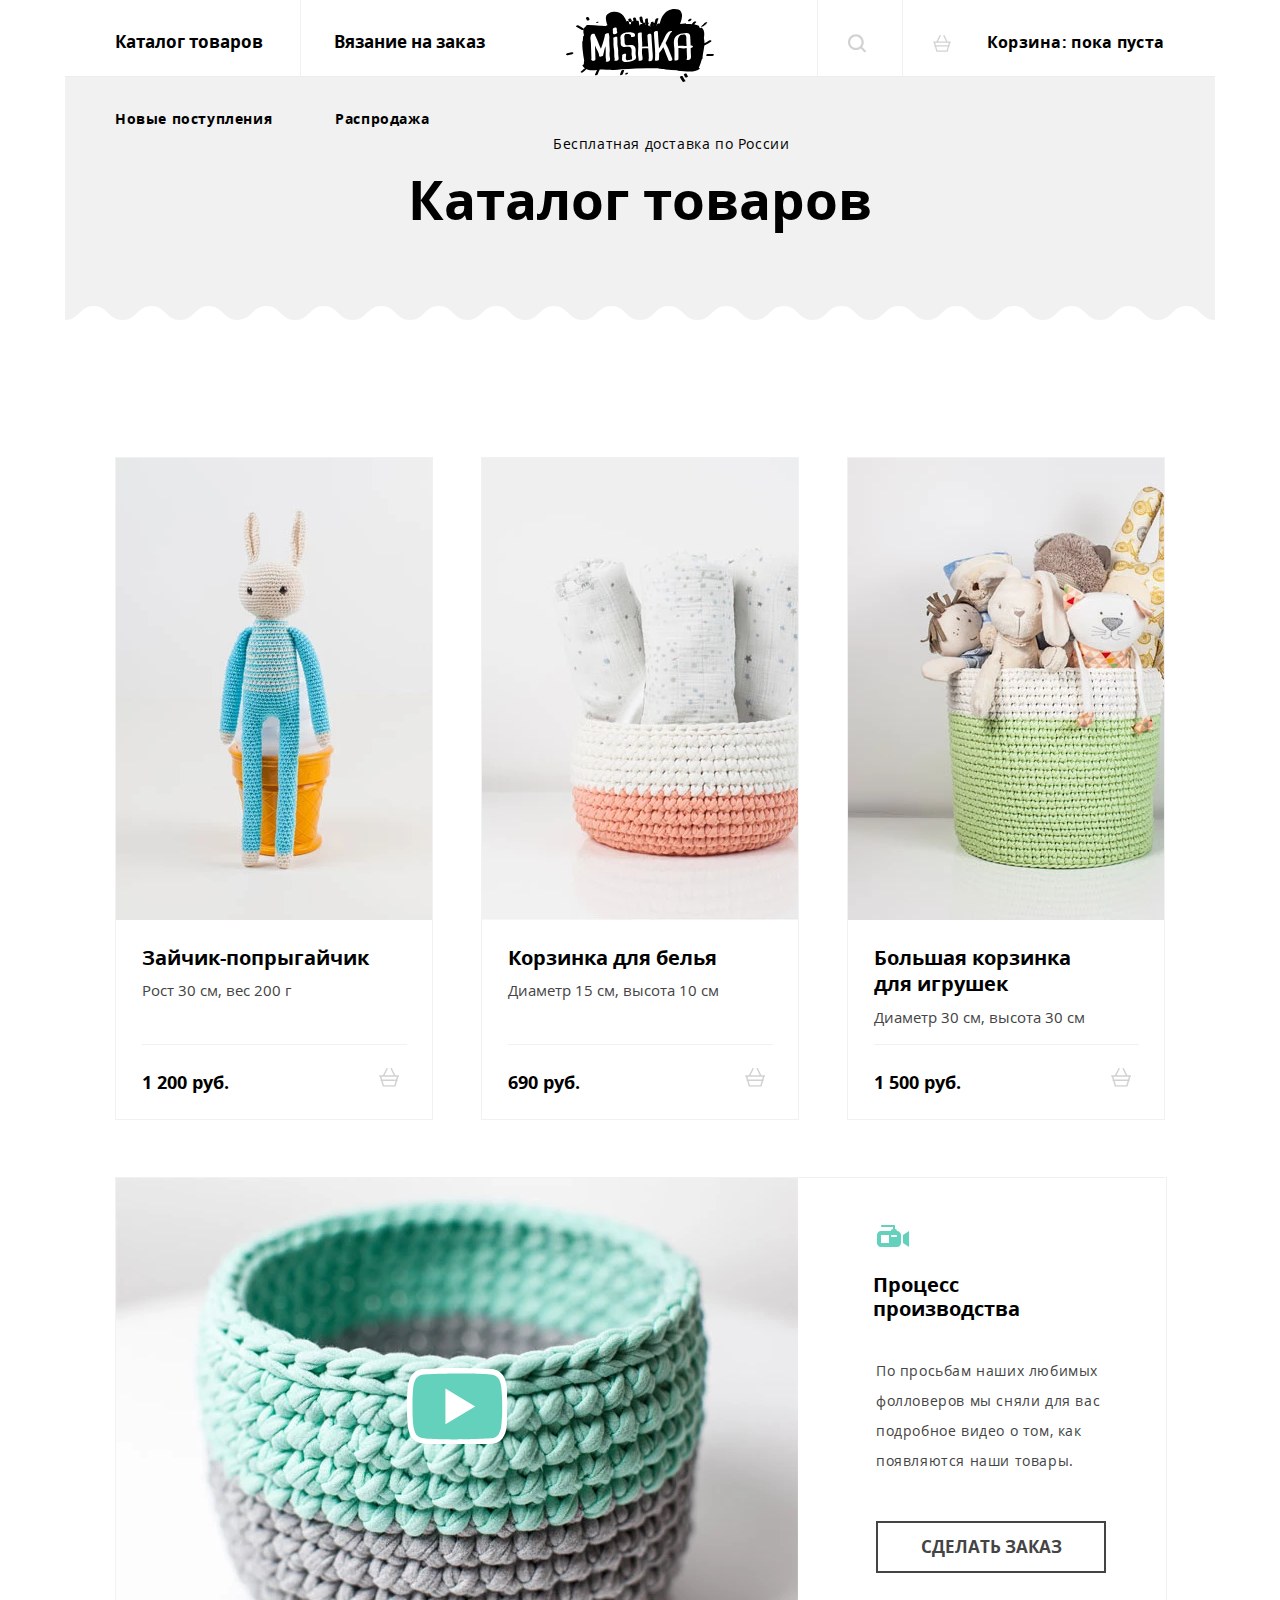
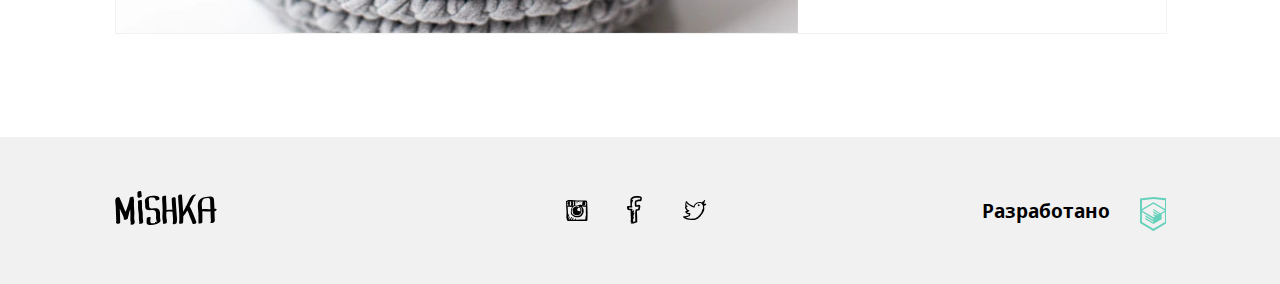
<file: catalog.html>
<!DOCTYPE html>
<html lang="ru">
  <head>
    <meta charset="utf-8">
    <meta name="viewport" content="width=device-width, initial-scale=1">
    <title>HTML Academy: Мишка</title>
    <link href="css/style.min.css" rel="stylesheet">
  </head>
  <body>
    <div style="display: none">
      <include src="build/img/sprite.svg"></include>
    </div>
   <header class="main-header">
             <a class="main-header__logo" href="index.html">
        <picture>
          <source media="(min-width: 1150px)" srcset="img/logo-desktop.svg">
          <source media="(min-width: 768px)" srcset="img/logo-tablet.svg">
          <img src="img/logo-mobile.svg" alt="Логотип магазина «Мишка»">
        </picture>
      </a>
         <button class="main-header__toggle" type="button">
          <span class="visually-hidden">Открыть меню</span>
        </button>
      <nav class="top-menu top-menu--closed top-menu--nojs">
        <ul class="top-menu__list site-list">
          <li class="site-list__item">
              <a class="site-list__link" href="catalog.html">Каталог товаров</a>
          </li>
          <li class="site-list__item">
              <a class="site-list__link" href="form.html">Вязание на заказ</a>
          </li>
        </ul>
        <ul class="top-menu__list user-list">
          <li class="user-list__item user-list__item--search">
              <a class="user-list__link" href="#">
                  <svg class="user-list__icon" width="17.6px" height="17.6px">
                      <use xlink:href="img/sprite.svg#icon-search"></use>
                  </svg>
              Поиск по сайту
              </a>
          </li>
          <li class="user-list__item user-list__item--basket">
              <a class="user-list__link" href="#">
              <svg class="user-list__icon" width="20.294px" height="18.849px">
              <use xlink:href="img/sprite.svg#icon-basket"></use>
              </svg>
              Корзина: пока пуста</a>
          </li>
        </ul>
        <ul class="top-menu__list sale-list">
          <li class="sale-list__item">
            <a class="sale-list__link" href="#">Новые поступления</a>
          </li>
          <li class="sale-list__item">
            <a class="sale-list__link" href="#">Распродажа</a>
          </li>
          <li class="sale-list__item sale-list__item--delivery">
            <a class="sale-list__link sale-list__link--delivery" href="#">Бесплатная доставка по России</a>
          </li>
        </ul>     
      </nav>
    </header>

      <main class="main-content">
      <section class="intro intro--inner-page">
        <div class="intro__inner">
          <h1 class="intro__title intro__title--inner">
              Каталог товаров
          </h1>
          <svg class="intro__icon" width="1150px" height="34px">
              <use xlink:href="img/sprite.svg#icon-zigzag-fill"></use>
          </svg>

        </div>
      </section>
      <section class="catalog">
        <h2 class="visually-hidden">Товары</h2>
        <article class="product">
          <a class="product__photo" href="product-1.html" title="Зайчик-попрыгайчик">
          <picture>
            <source type="image/webp" media="(min-width: 1150px)" srcset="img/photo-hare-desktop@1x.webp 1x, img/photo-hare-desktop@2x.webp 2x">
            <source type="image/webp" media="(min-width: 768px)" srcset="img/photo-hare-tablet@1x.webp 1x, img/photo-hare-tablet@2x.webp 2x">
            <source type="image/webp" srcset="img/photo-hare-mobile@1x.webp 1x, img/photo-hare-mobile@2x.webp 2x">
            <source media="(min-width:1150px)" srcset="img/photo-hare-desktop@1x.jpg 1x, img/photo-hare-desktop@2x.jpg 2x">
            <source media="(min-width: 768px)" srcset="img/photo-hare-tablet@1x.jpg 1x, img/photo-hare-tablet@2x.jpg 2x">
            <img src="img/photo-hare-mobile@1x.jpg" srcset="img/photo-hare-mobile@2x.jpg 2x" alt="Зайчик-попрыгайчик">
            </picture>
          </a>
          <div class="product__description">
            <h2 class="product__title">
              <a class="product__link" href="product-1.html">Зайчик-попрыгайчик</a>
            </h2>
            <p class="product__about">Рост 30 см, вес 200 г</p>
            <div class="product__order">
              <p class="product__price">1 200 руб.</p>
              <a class="product__button modal-button" href="#" title="Добавить в корзину">
                <span class="visually-hidden">Добавить в корзину</span>
                <svg class="product__icon" width="20.294px" height="18.849px">
                  <use xlink:href="img/sprite.svg#icon-basket"></use>
                </svg>
              </a>
            </div>
          </div>
        </article>
        <article class="product">
          <a class="product__photo" href="product-2.html" title="Корзинка для белья">
            <picture>
            <source type="image/webp" media="(min-width: 1150px)" srcset="img/photo-bowl-desktop@1x.webp 1x, img/photo-bowl-desktop@2x.webp 2x">
            <source type="image/webp" media="(min-width: 768px)" srcset="img/photo-bowl-tablet@1x.webp 1x, img/photo-bowl-tablet@2x.webp 2x">
            <source type="image/webp" srcset="img/photo-bowl-mobile@1x.webp 1x, img/photo-bowl-mobile@2x.webp 2x">
            <source media="(min-width: 1150px)" srcset="img/photo-bowl-desktop@1x.jpg 1x, img/photo-bowl-desktop@2x.jpg 2x">
            <source media="(min-width: 768px)" srcset="img/photo-bowl-tablet@1x.jpg 1x, img/photo-bowl-tablet@2x.jpg 2x">
            <img src="img/photo-bowl-mobile@1x.jpg" srcset="img/photo-bowl-mobile@2x.jpg 2x" alt="Корзинка для белья">
            </picture>
          </a>
          <div class="product__description">
            <h2 class="product__title">
              <a class="product__link" href="product-2.html">Корзинка для белья</a>
            </h2>
            <p class="product__about">Диаметр 15 см, высота 10 см</p>
            <div class="product__order">
              <p class="product__price">690 руб.</p>
              <a class="product__button modal-button" href="#" title="Добавить в корзину">
                <span class="visually-hidden">Добавить в корзину</span>
                <svg class="product__icon" width="20.294px" height="18.849px">
                  <use xlink:href="img/sprite.svg#icon-basket"></use>
                </svg>
              </a>
            </div>
          </div>
        </article>
        <article class="product">
          <a class="product__photo" href="product-3.html" title="Большая корзинка для игрушек">
            <picture>
            <source type="image/webp" media="(min-width: 1150px)" srcset="img/photo-toys-desktop@1x.webp 1x, img/photo-toys-desktop@2x.webp 2x">
            <source type="image/webp" media="(min-width: 768px)" srcset="img/photo-toys-tablet@1x.webp 1x, img/photo-toys-tablet@2x.webp 2x">
            <source type="image/webp" srcset="img/photo-toys-mobile@1x.webp 1x, img/photo-toys-mobile@2x.webp 2x">
            <source media="(min-width:1150px)" srcset="img/photo-toys-desktop@1x.jpg 1x, img/photo-toys-desktop@2x.jpg 2x">
            <source media="(min-width: 768px)" srcset="img/photo-toys-tablet@1x.jpg 1x, img/photo-toys-tablet@2x.jpg 2x">
            <img src="img/photo-toys-mobile@1x.jpg" srcset="img/photo-toys-mobile@2x.jpg 2x" alt="Большая корзинка для игрушек">
            </picture>
          </a>
          <div class="product__description product__description--layer3">
            <h2 class="product__title">
              <a class="product__link product__link--layer3" href="product-3.html">Большая корзинка<br> для игрушек</a>
            </h2>
            <p class="product__about product__about--text">Диаметр 30 см, высота 30 см</p>
            <div class="product__order">
              <p class="product__price">1 500 руб.</p>
              <a class="product__button modal-button" href="#" title="Добавить в корзину">
                <span class="visually-hidden">Добавить в корзину</span>
                <svg class="product__icon" width="20.294px" height="18.849px">
                  <use xlink:href="img/sprite.svg#icon-basket"></use>
                </svg>
              </a>
            </div>
          </div>
        </article>
        <article class="process">
          <div class="process__items">
          <h2 class="process__title">
          <svg class="process__icon" width="32px" height="32px">
            <use xlink:href="img/sprite.svg#icon-video"></use>
          </svg>
          Процесс производства</h2>
          <div class="process__video">
            <picture>
            <source type="image/webp" media="(min-width: 1150px)" srcset="img/video-desktop@1x.webp 1x, img/video-desktop@2x.webp 2x">
            <source type="image/webp" media="(min-width: 768px)" srcset="img/video-tablet@1x.webp 1x, img/video-tablet@2x.webp 2x">
            <source type="image/webp" srcset="img/video-mobile@1x.webp 1x, img/video-mobile@2x.webp 2x">
            <source media="(min-width: 1150px)" srcset="img/video-desktop@1x.jpg 1x, img/video-desktop@2x.jpg 2x">
            <source media="(min-width: 768px)" srcset="img/video-tablet@1x.jpg 1x, img/video-tablet@2x.jpg 2x">
            <img src="img/video-mobile@1x.jpg" srcset="img/video-mobile@2x.jpg 2x" alt="Процесс производства">
            </picture>
            <button class="process__play-button" type="button">
              <span class="visually-hidden">Воспроизвести видео</span>
            </button>
          </div>
          <div class="process__description">
            <p class="process__description-text">
              По просьбам наших<br class="process__transfer"> любимых фолловеров мы<br class="process__transfer"> сняли для вас подробное<br class="process__transfer"> видео<br class="process__string"> о том, как появляются<br class="process__transfer"> наши товары.
            </p>
              <a class="button process__button" href="form.html">Сделать заказ</a>
          </div>
          </div>
        </article>
      </section>
    </main>

    <footer class="page-footer">
        <div class="page-footer__inner">
            <div class="page-footer__item footer-logo">
            <a class="footer-logo__item" href="index.html">
            <svg class="footer-logo__icon" width="101.615px" height="34.056px">
              <use xlink:href="img/sprite.svg#icon-footer-logo"></use>
            </svg>
            </a>
          </div>
          <div class="page-footer__item social">
        <a class="social__item social__item--instagram" href="#">
            <svg class="social__icon" width="21.769px" height="21.334px">
              <use xlink:href="img/sprite.svg#icon-instagram"></use>
            </svg>
          <span class="visually-hidden">Instagram</span>
        </a>
        <a class="social__item social__item--facebook" href="#">
          <svg class="social__icon" width="14.962px" height="27.718px">
              <use xlink:href="img/sprite.svg#icon-facebook"></use>
          </svg>
          <span class="visually-hidden">Facebook</span>
        </a>
        <a class="social__item social__item--twitter" href="#">
          <svg class="social__icon" width="23.494px" height="20.168px">
              <use xlink:href="img/sprite.svg#icon-twitter"></use>
          </svg>
          <span class="visually-hidden">Twitter</span>
        </a>
      </div>
          <div class="page-footer__item copyright">
        <p class="copyright__text">Разработано</p>
        <a class="copyright__logo" href="https://htmlacademy.ru/intensive/adaptive">
          <svg width="26.943px" height="34.09px">
          <use xlink:href="img/sprite.svg#icon-htmlacademy"></use>
          </svg>
        </a>
      </div>
        </div>
    </footer>

    <div class="modal">
      <form class="modal__form" action="https://echo.htmlacademy.ru" method="post">
        <h2 class="modal__title">Добавить в корзину</h2>
        <p class="modal__text">Выберите размер:</p>
        <div class="modal__sizes">
          <input class="modal__input" type="radio" name="size" value="S" id="size-1">
          <label class="modal__label" for="size-1">S</label>
          <input class="modal__input" type="radio" name="size" value="M" id="size-2">
          <label class="modal__label" for="size-2">M</label>
          <input class="modal__input" type="radio" name="size" value="L" id="size-3">
          <label class="modal__label" for="size-3">L</label>
        </div>
        <button class="modal__button" type="submit">Добавить</button>
      </form>
    </div>
      <script src="js/script.js"></script>
  </body>
</html>
</file>
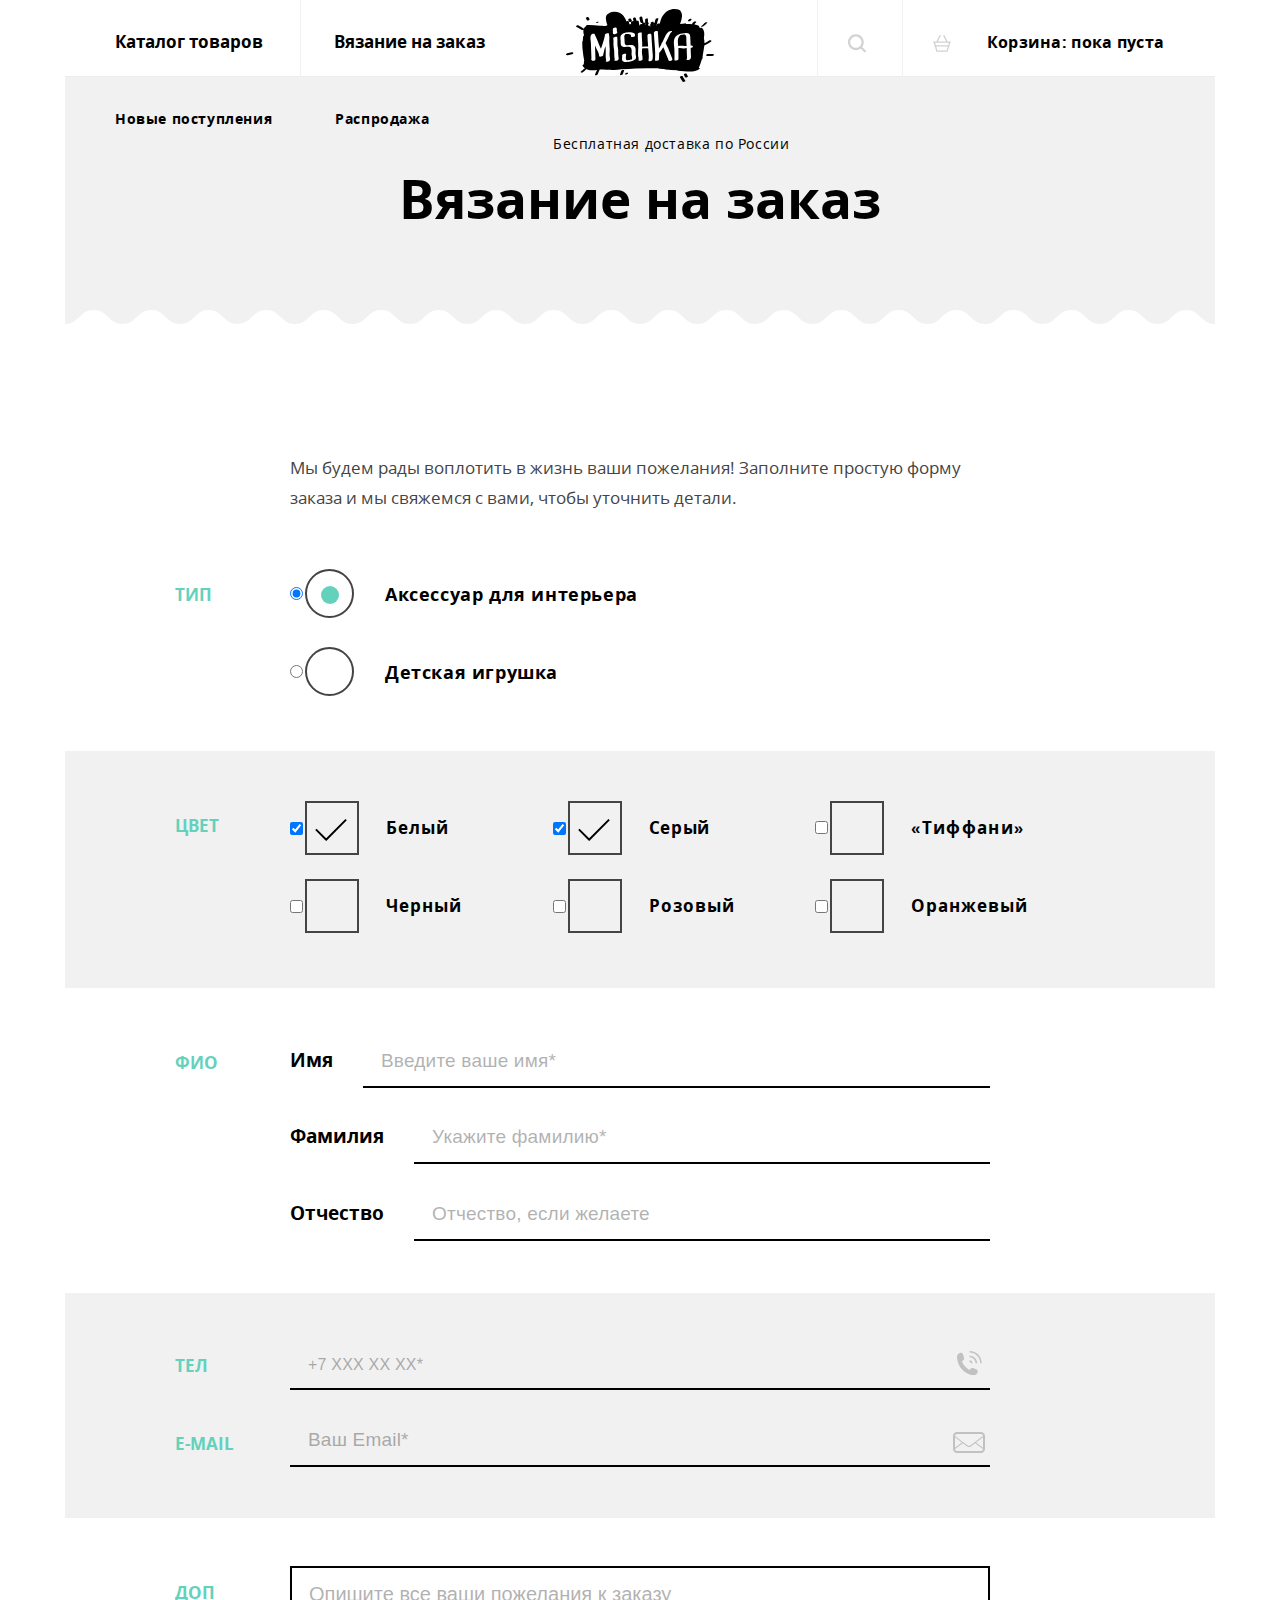
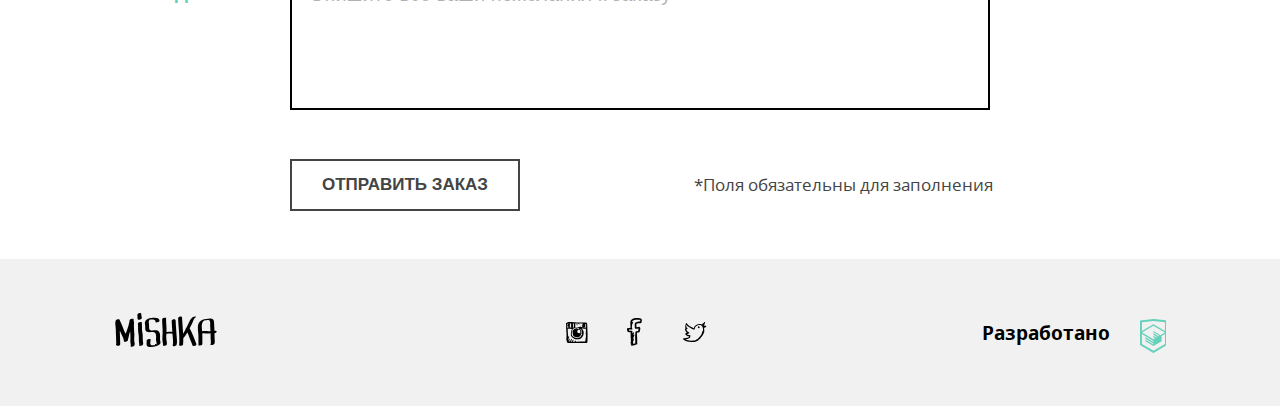
<file: form.html>
<!DOCTYPE html>
<html lang="ru">
  <head>
    <meta charset="utf-8">
    <meta name="viewport" content="width=device-width, initial-scale=1">
    <title>HTML Academy: Мишка</title>
    <link href="css/style.min.css" rel="stylesheet">
  </head>
  <body>
    <div style="display: none">
      <include src="build/img/sprite.svg"></include>
    </div>
    <header class="main-header">
             <a class="main-header__logo" href="index.html">
        <picture>
          <source media="(min-width: 1150px)" srcset="img/logo-desktop.svg">
          <source media="(min-width: 768px)" srcset="img/logo-tablet.svg">
          <img src="img/logo-mobile.svg" alt="Логотип магазина «Мишка»">
        </picture>
      </a>
         <button class="main-header__toggle" type="button">
          <span class="visually-hidden">Открыть меню</span>
        </button>
      <nav class="top-menu top-menu--closed top-menu--nojs">
        <ul class="top-menu__list site-list">
          <li class="site-list__item">
              <a class="site-list__link" href="catalog.html">Каталог товаров</a>
          </li>
          <li class="site-list__item">
              <a class="site-list__link" href="form.html">Вязание на заказ</a>
          </li>
        </ul>
        <ul class="top-menu__list user-list">
          <li class="user-list__item user-list__item--search">
              <a class="user-list__link" href="#">
                  <svg class="user-list__icon" width="17.6px" height="17.6px">
                      <use xlink:href="img/sprite.svg#icon-search"></use>
                  </svg>
              Поиск по сайту
              </a>
          </li>
          <li class="user-list__item user-list__item--basket">
              <a class="user-list__link" href="#">
              <svg class="user-list__icon" width="20.294px" height="18.849px">
              <use xlink:href="img/sprite.svg#icon-basket"></use>
              </svg>
              Корзина: пока пуста</a>
          </li>
        </ul>
        <ul class="top-menu__list sale-list">
          <li class="sale-list__item">
            <a class="sale-list__link" href="#">Новые поступления</a>
          </li>
          <li class="sale-list__item">
            <a class="sale-list__link" href="#">Распродажа</a>
          </li>
          <li class="sale-list__item sale-list__item--delivery">
            <a class="sale-list__link sale-list__link--delivery" href="#">Бесплатная доставка по России</a>
          </li>
        </ul>     
      </nav>
    </header>
      
      <main class="main-content">
      <section class="intro intro--inner-page">
        <div class="intro__inner intro__inner--page">
          <h1 class="intro__title intro__title--inner-page">
              Вязание на заказ
          </h1>
              <svg class="intro__icon" width="1150px" height="34px">
                  <use xlink:href="img/sprite.svg#icon-zigzag-fill"></use>
              </svg>
        </div>
      </section>
      <section class="order">
        <h2 class="visually-hidden">Форма заказа</h2>
        <p class="order__title">
          Мы будем рады воплотить в жизнь<br class="order__transfer"> ваши пожелания! Заполните простую<br class="order__transfer"> <br class="order__string"> форму заказа и мы свяжемся с вами,<br class="order__transfer"> чтобы уточнить детали.
        </p>
        <form class="order-form" action="https://echo.htmlacademy.ru" method="post">
          <section class="order-form__fieldset order-form__fieldset--type">
            <h2 class="order-form__legend order-form__legend--type">
            Тип
            </h2>
            <ul class="order-form__list">
              <li class="order-form__item order-form__item--radio">
                <input class="order-form__input" type="radio" name="type" value="1" id="type-1" checked="">
                <label class="order-form__label order-form__label--radio" for="type-1">Аксессуар для<br class="order-form__transfer"> интерьера</label>
              </li>
              <li class="order-form__item order-form__item--radio">
                <input class="order-form__input" type="radio" name="type" value="2" id="type-2">
                <label class="order-form__label order-form__label--radio" for="type-2">Детская игрушка</label>
                </li>
            </ul>
          </section>
          <section class="order-form__fieldset order-form__fieldset--gray order-form__fieldset--colors">
            <h2 class="order-form__legend order-form__legend--colors">Цвет</h2>
            <ul class="order-form__list order-form__list--colors">
              <li class="order-form__item order-form__item--white order-form__item--checkbox">
                <input class="order-form__input" type="checkbox" name="color" value="1" id="color-1" checked="">
                <label class="order-form__label order-form__label--checkbox" for="color-1">Белый</label>
              </li>
              <li class="order-form__item order-form__item--gray order-form__item--checkbox">
                <input class="order-form__input" type="checkbox" name="color" value="2" id="color-2" checked="">
                <label class="order-form__label order-form__label--checkbox" for="color-2">Серый</label>
              </li>
              <li class="order-form__item order-form__item--aqua order-form__item--checkbox">
                <input class="order-form__input" type="checkbox" name="color" value="3" id="color-3">
                <label class="order-form__label order-form__label--checkbox" for="color-3">«Тиффани»</label>
              </li>
              <li class="order-form__item order-form__item--black order-form__item--checkbox">
                <input class="order-form__input" type="checkbox" name="color" value="4" id="color-4">
                <label class="order-form__label order-form__label--checkbox" for="color-4">Черный</label>
              </li>
              <li class="order-form__item order-form__item--pink order-form__item--checkbox">
                <input class="order-form__input" type="checkbox" name="color" value="5" id="color-5">
                <label class="order-form__label order-form__label--checkbox" for="color-5">Розовый</label>
              </li>
              <li class="order-form__item order-form__item--orange order-form__item--checkbox">
                <input class="order-form__input" type="checkbox" name="color" value="6" id="color-6">
                <label class="order-form__label order-form__label--checkbox" for="color-6">Оранжевый</label>
              </li>
            </ul>
          </section>
          <section class="order-form__fieldset order-form__fieldset--name">
            <h2 class="order-form__legend order-form__legend--name">ФИО</h2>
            <ul class="order-form__list order-form__list--name">
              <li class="order-form__item order-form__item--name">
                <label class="order-form__label order-form__label--name" for="name">Имя</label>
                <input class="order-form__text" type="text" name="name" id="name" placeholder="Введите ваше имя*" required="">
              </li>
              <li class="order-form__item order-form__item--name">
                <label class="order-form__label order-form__label--name" for="last-name">Фамилия</label>
                <input class="order-form__text" type="text" name="last-name" id="last-name" placeholder="Укажите фамилию*" required="">
              </li>
              <li class="order-form__item order-form__item--name">
                <label class="order-form__label order-form__label--name" for="middle-name">Отчество</label>
                <input class="order-form__text" type="text" name="middle-name" id="middle-name" placeholder="Отчество, если желаете">
              </li>
            </ul>
          </section>
          <section class="order-form__fieldset order-form__fieldset--gray order-form__fieldset--tel">
            <div class="order-form__item order-form__item--tel">
              <label class="order-form__legend order-form__legend--tel" for="tel">Тел</label>
            <input class="order-form__text order-form__text--gray order-form__text--tel" type="tel" id="tel" placeholder="+7 XXX XX XX*" required="">
              <svg class="order-form__icon order-form__icon--tel" width="24.829px" height="24.333px">
                    <use xlink:href="img/sprite.svg#icon-tel"></use>
              </svg>
              </div>
          </section>
          <section class="order-form__fieldset order-form__fieldset--gray order-form__fieldset--email">
            <div class="order-form__item order-form__item--email">
            <label class="order-form__legend order-form__legend--email" for="email">E-mail</label>
            <input class="order-form__text order-form__text--gray order-form__text--email" type="email" id="email" placeholder="Ваш Email*" required="">
              <svg class="order-form__icon order-form__icon--email" width="32px" height="32px">
                  <use xlink:href="img/sprite.svg#icon-email"></use>
              </svg>
              </div>
          </section>
          <section class="order-form__fieldset order-form__fieldset--additionally">
              <div class="order-form__item order-form__item--textarea">
              <label class="order-form__legend order-form__legend--additionally" for="wishes">Доп</label>
              <textarea class="order-form__textarea" id="wishes" placeholder="Опишите все ваши пожелания к заказу"></textarea>
              </div>
          </section>
          <div class="order-form__fieldset">
            <p class="order-form__note">*Поля обязательны для заполнения</p>
            <button class="order-form__button button" type="submit">Отправить заказ</button>
          </div>
        </form>
      </section>
    </main>
    <footer class="page-footer">
        <div class="page-footer__inner">
            <div class="page-footer__item footer-logo">
            <a class="footer-logo__item" href="index.html">
            <svg class="footer-logo__icon" width="101.615px" height="34.056px">
              <use xlink:href="img/sprite.svg#icon-footer-logo"></use>
            </svg>
            </a>
          </div>
          <div class="page-footer__item social">
        <a class="social__item social__item--instagram" href="#">
            <svg class="social__icon" width="21.769px" height="21.334px">
              <use xlink:href="img/sprite.svg#icon-instagram"></use>
            </svg>
          <span class="visually-hidden">Instagram</span>
        </a>
        <a class="social__item social__item--facebook" href="#">
          <svg class="social__icon" width="14.962px" height="27.718px">
              <use xlink:href="img/sprite.svg#icon-facebook"></use>
          </svg>
          <span class="visually-hidden">Facebook</span>
        </a>
        <a class="social__item social__item--twitter" href="#">
          <svg class="social__icon" width="23.494px" height="20.168px">
              <use xlink:href="img/sprite.svg#icon-twitter"></use>
          </svg>
          <span class="visually-hidden">Twitter</span>
        </a>
      </div>
          <div class="page-footer__item copyright">
        <p class="copyright__text">Разработано</p>
        <a class="copyright__logo" href="https://htmlacademy.ru/intensive/adaptive">
          <svg width="26.943px" height="34.09px">
          <use xlink:href="img/sprite.svg#icon-htmlacademy"></use>
          </svg>
        </a>
      </div>
        </div>
    </footer>
    <script src="js/script.js"></script>
  </body>
</html>
</file>
<file: css/style.min.css>
html{line-height:1.15;ms-text-size-adjust:100%;webkit-text-size-adjust:100%}body,sub,sup{position:relative}body{background:#fff;font-style:normal;font-weight:400;color:#444;font-family:"Open Sans","Arial",sans-serif;margin:0;padding:0;font-size:15px;line-height:24px}article,aside,details,figcaption,figure,footer,header,main,menu,nav,section{display:block}h1{font-size:2em;margin:.67em 0}figure{margin:1em 40px}hr{-webkit-box-sizing:content-box;box-sizing:content-box;height:0;overflow:visible}code,kbd,pre,samp{font-family:monospace;font-size:1em}a{background-color:transparent;webkit-text-decoration-skip:objects;text-decoration:none}abbr[title]{border-bottom:none;-webkit-text-decoration:underline dotted;text-decoration:underline dotted}b,strong{font-weight:inherit bolder}dfn{font-style:italic}mark{background-color:#ff0;color:#000}small{font-size:80%}sub,sup{font-size:58%;line-height:0}sub{bottom:-.25em}audio,canvas,video{display:inline-block}audio:not([controls]){display:none;height:0}img{border-style:none;height:auto}svg:not(:root){overflow:hidden}button,input,optgroup,select,textarea{font-family:sans-serif;font-size:100%;line-height:1.15;margin:0}button,input{overflow:visible}button,select{text-transform:none}[type=reset],[type=submit],button,html [type=button]{webkit-appearance:button}[type=button]::-moz-focus-inner,[type=reset]::-moz-focus-inner,[type=submit]::-moz-focus-inner,button::-moz-focus-inner{border-style:none;padding:0}[type=button]:-moz-focusring,[type=reset]:-moz-focusring,[type=submit]:-moz-focusring,button:-moz-focusring{outline:1px dotted ButtonText}fieldset{padding:.35em .75em .625em}legend{color:inherit;display:table;max-width:100%;white-space:normal}progress{display:inline-block;vertical-align:baseline}textarea{overflow:auto}[type=checkbox],[type=radio],legend{-webkit-box-sizing:border-box;box-sizing:border-box;padding:0}[type=number]::-webkit-inner-spin-button,[type=number]::-webkit-outer-spin-button{height:auto}[type=search]{webkit-appearance:textfield;outline-offset:-2px}[type=search]::-webkit-search-cancel-button,[type=search]::-webkit-search-decoration{webkit-appearance:none}::-webkit-file-upload-button{webkit-appearance:button;font:inherit}summary{display:list-item}[hidden],template{display:none}.intro{position:relative;background-color:#f1f1f1}.intro--changing-page{background-image:url(../img/hero-mobile@1x.jpg);background-repeat:no-repeat;background-position:50% -18px}@media (-webkit-min-device-pixel-ratio:1.5),(min-resolution:144dpi),(min-resolution:1.5dppx){.intro--changing-page{background-image:url(../img/hero-mobile@2x.jpg);background-size:600px 350px;background-position:50% -3px}}.intro__title{padding:71px 30px 120px;font-size:27px;line-height:30px;color:#000;font-weight:700;text-align:center;margin:0}.intro__inner,.intro__inner--page{position:relative;width:320px;height:175px;margin:0 auto 30px}.intro__inner--page{margin:0 auto 24px}.intro__title--inner{padding-top:71px;padding-bottom:73px;font-size:27px;line-height:30px;color:#000;font-weight:700;text-align:center;margin:0}.intro__icon{display:none}@media (min-width:768px){.intro--changing-page{background-image:url(../img/hero-tablet@1x.jpg);background-repeat:no-repeat;background-position:50% -1px}}@media (min-width:768px) and (-webkit-min-device-pixel-ratio:1.5),(min-width:768px) and (min-resolution:144dpi),(min-width:768px) and (min-resolution:1.5dppx){.intro--changing-page{background-image:url(../img/hero-tablet@2x.jpg);background-size:1150px 744px}}@media (min-width:768px){.intro__title{font-size:43px;line-height:50px;padding:154px 39px 372px 44px}.intro__inner,.intro__inner--page{width:768px;height:225px;margin-bottom:78px}.intro__inner--page{margin-bottom:73px}.intro__title--inner,.intro__title--inner-page{padding-top:96px;padding-bottom:80px;font-size:43px;line-height:50px}.intro__title--inner-page{padding-bottom:84px;line-height:45px}.intro__icon{display:block;position:absolute;bottom:-18px;width:768px;fill:#fff}}@media (min-width:1150px){.intro--changing-page{background-image:url(../img/hero-desktop@1x.jpg);background-size:cover;background-position:50% -1px}}@media (min-width:1150px) and (-webkit-min-device-pixel-ratio:1.5),(min-width:1150px) and (min-resolution:144dpi),(min-width:1150px) and (min-resolution:1.5dppx){.intro--changing-page{background-image:url(../img/hero-desktop@2x.jpg);background-size:1150px auto}}@media (min-width:1150px){.intro__title{font-size:53px;line-height:58px;padding:152px 266px 359px}.intro__inner{width:1050px;height:245px;margin-bottom:135px}.intro__inner--page{width:1050px;height:249px;margin-bottom:127px}.intro__title--inner{font-size:53px;line-height:50px;padding-bottom:100px;padding-top:98px}.intro__title--inner-page{padding:93px 266px 92px}.intro__icon{bottom:-18px;width:1150px;left:-50px}}.main-header{position:relative;display:-webkit-box;display:-ms-flexbox;display:flex;-webkit-box-orient:vertical;-webkit-box-direction:normal;-ms-flex-direction:column;flex-direction:column;border-bottom:1px solid #ececec;width:320px;margin:0 auto;z-index:1}.main-header__logo{display:block;width:86px;margin:0 auto;padding-top:22px;padding-bottom:22px;line-height:0}.main-header__logo:focus,.main-header__logo:hover{opacity:.6}.main-header__logo:active{opacity:.3}.main-header__toggle{position:absolute;right:30px;top:33px;width:20px;height:20px;border:0;background-color:transparent;background-image:url(../img/icon-menu-open.svg);background-repeat:no-repeat;cursor:pointer;outline:0}.main-header__toggle--closed{display:block;background-image:url(../img/icon-menu-close.svg)}@media (min-width:768px){.main-header{width:668px;padding-left:50px;padding-right:50px}.main-header__toggle{display:none}.main-header__logo{display:-webkit-box;display:-ms-flexbox;display:flex;-webkit-box-ordinal-group:2;-ms-flex-order:1;order:1;width:120px;height:45px;margin-right:auto;margin-left:0;z-index:1}}@media (min-width:1150px){.main-header{width:1050px}.main-header__logo{-webkit-box-flex:1;-ms-flex-positive:1;flex-grow:1;-webkit-box-pack:center;-ms-flex-pack:center;justify-content:center;padding-top:9px;margin:auto}.main-header__toggle{display:none}}.top-menu{position:absolute;top:80px;background:#fff;width:100%}.top-menu--closed{display:none}.top-menu__list{margin:0;padding:0;list-style:none}@media (min-width:768px){.top-menu{display:-webkit-box;display:-ms-flexbox;display:flex;-ms-flex-wrap:wrap;flex-wrap:wrap;width:668px;height:88px;-webkit-box-ordinal-group:2;-ms-flex-order:1;order:1;top:0}.top-menu__list,.top-menu__toggle{display:none}}@media (min-width:1150px){.top-menu{width:1050px;background:0 0}.top-menu__list{display:block}}.products,.products__item{display:-webkit-box;display:-ms-flexbox;display:flex}.products{position:relative;-webkit-box-orient:vertical;-webkit-box-direction:normal;-ms-flex-direction:column;flex-direction:column}.products__item{padding:21px 31px}.products__item--interior{background-color:#63d1bb}.products__item--toys{background-color:#56c3b2}.products__item:focus,.products__item:hover{margin-top:-5px;padding-bottom:26px}.products__item:active .products__title{color:#fff;opacity:.3}.products__icon{margin-left:auto;fill:rgba(20,144,128,.5)}.products__icon:hover{opacity:.7}.products__icon:active{opacity:.3}.products__title{display:block;width:110px;font-size:19px;line-height:24px;color:#fff;font-weight:700;padding-top:6px}.products__bg-fill{display:none}@media (min-width:768px){.products{-webkit-box-orient:horizontal;-webkit-box-direction:normal;-ms-flex-direction:row;flex-direction:row;padding-left:50px;padding-right:50px}.products__item{width:50%;padding:32px 35px 20px 36px}.products__item:focus,.products__item:hover{margin-top:-5px;padding-bottom:25px}.products__title{font-size:20px;line-height:25px;padding:0}.products__bg-fill{position:absolute;display:block;top:100px;left:0;fill:#fff;width:768px}}@media (min-width:1150px){.products{padding-left:50px;padding-right:50px}.products__bg-fill{width:1150px}}.product{position:relative;margin-bottom:28px;border:1px solid #f1f1f1}.product__title{margin:0;padding:0}.product__photo{display:block;line-height:0}.product__description{display:-webkit-box;display:-ms-flexbox;display:flex;-webkit-box-orient:vertical;-webkit-box-direction:normal;-ms-flex-direction:column;flex-direction:column;padding:27px 26px}.product__description:focus,.product__description:hover{-webkit-box-shadow:0 6px 10px rgba(0,0,0,.1);box-shadow:0 6px 10px rgba(0,0,0,.1)}.product__description:active{-webkit-box-shadow:0 3px 5px rgba(0,0,0,.1);box-shadow:0 3px 5px rgba(0,0,0,.1)}.product__link{font-size:17px;color:#000;font-weight:700;letter-spacing:.2px}.product__link:focus,.product__link:hover{color:#000;opacity:.6}.product__link:active{color:#000;opacity:.3}.product__about{margin:0;padding:0 0 13px;font-size:13px;line-height:40px;border-bottom:1px solid #f1f1f1}.product__price{margin:0;padding:0;color:#000;font-weight:700}.product__order{display:-webkit-box;display:-ms-flexbox;display:flex;-webkit-box-align:center;-ms-flex-align:center;align-items:center;margin-top:22px;position:relative}.product__icon{position:absolute;left:186px;top:0;fill:#d3d2d2}.product__icon:focus,.product__icon:hover{fill:#63d1bb}.product__icon:active{opacity:.3}.product__button{height:18px;width:20px;margin-left:auto}@media (min-width:768px){.product{display:-webkit-box;display:-ms-flexbox;display:flex;margin-bottom:51px}.product__order{padding-top:22px;margin-top:0;border-top:1px solid #f1f1f1}.product__photo{width:60%}.product__description{width:50%;padding:25px 26px}.product__link{font-size:20px;letter-spacing:0}.product__link--layer3{line-height:26px;font-size:20px}.product__about{padding-bottom:15px;font-size:15px;border:0;margin-bottom:155px}.product__about--text{margin-bottom:127px}.product__price{font-size:18px}.product__icon{left:254px;top:23px}}@media (min-width:1150px){.product{-webkit-box-orient:vertical;-webkit-box-direction:normal;-ms-flex-direction:column;flex-direction:column;width:316px;margin-bottom:57px}.product__photo{width:100%;height:462px}.product__description{-webkit-box-flex:1;-ms-flex-positive:1;flex-grow:1;width:265px;min-height:146px}.product__about{margin-bottom:19px}.product__about--text{margin:0;padding-bottom:7px}.product__order{padding-top:25px}.product__icon{left:237px}}.goods-of-the-week{position:relative;display:-webkit-box;display:-ms-flexbox;display:flex;-webkit-box-orient:vertical;-webkit-box-direction:normal;-ms-flex-direction:column;flex-direction:column;padding-top:29px;margin:0 auto 69px}.goods-of-the-week__heading{padding-left:30px;padding-right:30px}.goods-of-the-week__title{padding:0;font-size:25px;line-height:30px;color:#000;font-weight:700;margin:0 0 5px}.goods-of-the-week__about{padding-left:30px;padding-right:30px;font-size:15px;padding-top:3px}.goods-of-the-week__subtitle{padding:0;font-size:17px;line-height:20px;font-weight:700;margin:0 0 21px;color:#63d1bb;text-transform:uppercase}.goods-of-the-week__description{padding:0;margin:0 0 17px}.goods-of-the-week__table{width:100%;margin-bottom:24px}.goods-of-the-week__table td{padding-top:6px;padding-bottom:7px;padding-right:25px;border-bottom:1px solid #f1f1f1;border-collapse:collapse}.goods-of-the-week__image{width:260px;margin:0 auto 26px;line-height:0}.goods-of-the-week__img{width:100%}.goods-of-the-week__price{padding:0;margin:0 0 26px;font-size:18px;color:#444;font-weight:700;text-align:center}.goods-of-the-week__to-order{width:256px;margin:auto}.goods-of-the-week__icon{position:absolute;bottom:-49px;width:320px;fill:#f1f1f1}@media (min-width:768px){.goods-of-the-week,.goods-of-the-week__heading{-webkit-box-orient:horizontal;-webkit-box-direction:normal;-ms-flex-direction:row;flex-direction:row}.goods-of-the-week{-ms-flex-wrap:wrap;flex-wrap:wrap;-webkit-box-pack:justify;-ms-flex-pack:justify;justify-content:space-between;width:668px;padding:50px 50px 70px;margin-bottom:50px}.goods-of-the-week__heading{display:-webkit-box;display:-ms-flexbox;display:flex;width:100%;-webkit-box-align:end;-ms-flex-align:end;align-items:flex-end;margin-bottom:52px;padding:0}.goods-of-the-week__title{font-size:43px;line-height:50px;margin:0}.goods-of-the-week__subtitle{width:85px;margin-left:135px;text-align:center;font-size:17px;line-height:18px;margin-bottom:3px}.goods-of-the-week__description{padding:0;margin:0 0 38px;font-size:17px;line-height:28px}.goods-of-the-week__about{width:290px;padding:0}.goods-of-the-week__table{width:100%;margin-bottom:28px}.goods-of-the-week__table td{padding-right:0}.goods-of-the-week__to-order{width:285px}.goods-of-the-week__image{width:334px;margin:0;height:405px}.goods-of-the-week__order{width:290px;margin-top:-112px}.goods-of-the-week__price{margin-bottom:37px;font-size:21px;padding-top:3px}.goods-of-the-week__icon{bottom:0;width:768px;left:0}}@media (min-width:1150px){.goods-of-the-week{width:1050px;padding-top:74px;-webkit-box-orient:vertical;-webkit-box-direction:normal;-ms-flex-direction:column;flex-direction:column}.goods-of-the-week__heading{width:700px;margin-top:-585px}.goods-of-the-week__title{font-size:53px;line-height:57px;padding-left:4px}.goods-of-the-week__subtitle{-webkit-box-ordinal-group:0;-ms-flex-order:-1;order:-1;margin:0 40px 5px}.goods-of-the-week__about{margin-left:175px}.goods-of-the-week__description{margin-bottom:50px;font-size:17px;line-height:29px}.goods-of-the-week__table{margin-bottom:215px}.goods-of-the-week__image{width:525px;height:636px;-webkit-box-ordinal-group:0;-ms-flex-order:-1;order:-1;margin-left:auto}.goods-of-the-week__order{width:290px;margin-left:175px}.goods-of-the-week__icon{bottom:-25px;width:1150px;left:0}}.about-us{margin-bottom:56px}.about-us__title{font-size:25px;line-height:30px;color:#000;font-weight:700;margin:0 0 30px;padding:0 30px}.about-us__list{margin:0;list-style:none;padding:0 30px}.about-us__item{font-size:17px;line-height:20px;font-weight:700;position:relative;padding-top:55px;margin-bottom:28px;color:#000}.about-us__item::after{content:"";display:block;position:absolute;top:0;bottom:0;width:40px;height:40px;background-repeat:no-repeat;background-size:contain;background-position:center}.about-us__icon--eco,.about-us__icon--money{position:absolute;top:0;left:8px;fill:#63d1bb}.about-us__icon--money{top:2px;left:0}.about-us__icon--clew,.about-us__icon--heart{position:absolute;top:6px;left:8px;fill:#63d1bb}.about-us__icon--clew{top:3px;left:4px}.about-us__icon--gift,.about-us__icon--rocket{position:absolute;top:5px;left:-6px;fill:#63d1bb}.about-us__icon--gift{top:3px;left:3px}@media (min-width:768px){.about-us{width:668px;padding-left:50px;padding-right:50px;margin-bottom:47px}.about-us__title{font-size:42px;line-height:45px;padding:0}.about-us__list{display:-webkit-box;display:-ms-flexbox;display:flex;-ms-flex-wrap:wrap;flex-wrap:wrap;-webkit-box-orient:horizontal;-webkit-box-direction:normal;-ms-flex-direction:row;flex-direction:row;padding:0}.about-us__item{width:50%;margin-bottom:36px;font-size:20px;line-height:22px;padding-top:75px}.about-us__icon--eco{top:21px}.about-us__icon--money{top:22px}.about-us__icon--heart{top:26px}.about-us__icon--clew,.about-us__icon--rocket{top:24px}.about-us__icon--gift{top:22px}.about-us__item--money{-webkit-box-ordinal-group:4;-ms-flex-order:3;order:3}.about-us__item--heart{-webkit-box-ordinal-group:6;-ms-flex-order:5;order:5}.about-us__item--clew{-webkit-box-ordinal-group:3;-ms-flex-order:2;order:2}.about-us__item--rocket{-webkit-box-ordinal-group:5;-ms-flex-order:4;order:4}.about-us__item--gift{-webkit-box-ordinal-group:7;-ms-flex-order:6;order:6}}@media (min-width:1150px){.about-us{width:875px;padding-left:225px}.about-us__title{font-size:52px;line-height:57px;padding-top:36px;margin-bottom:26px}.about-us__item{width:40%}}.comments{position:relative;margin-bottom:88px;padding-left:30px;padding-right:30px}.comments__title{padding:0;font-size:25px;line-height:30px;color:#000;font-weight:700;margin:0 0 25px}.comments__item{padding:0;margin:0 0 27px}.comments__text{padding:0;line-height:30px;font-size:15px;margin:0 0 26px}.comments__string,.comments__transfer{display:none}.comments__author-name{font-size:17px;color:#000;font-weight:700}.comments__author-email{letter-spacing:1px;line-height:33px}.comments__controls{display:-webkit-box;display:-ms-flexbox;display:flex;-webkit-box-align:center;-ms-flex-align:center;align-items:center;width:100%;min-height:52px;margin-bottom:37px;border:1px solid #f1f1f1}.comments__button{display:block;width:50px;height:26px;margin:auto;border:0;background-color:transparent;background-repeat:no-repeat;cursor:pointer;outline:0}.comments__button--prev{background-image:url(../img/icon-left-arrow.svg)}.comments__button--next{background-image:url(../img/icon-right-arrow.svg)}.comments__button:focus,.comments__button:hover{opacity:.6}.comments__button:active{opacity:.3}.comments__icon{position:absolute;width:320px;left:0;bottom:-59px;fill:#f1f1f1}@media (min-width:768px){.comments{width:668px;display:-webkit-box;display:-ms-flexbox;display:flex;-webkit-box-orient:horizontal;-webkit-box-direction:normal;-ms-flex-direction:row;flex-direction:row;-ms-flex-wrap:wrap;flex-wrap:wrap;-webkit-box-align:start;-ms-flex-align:start;align-items:flex-start;padding:77px 50px 125px;background-image:url(../img/review@1x.jpg);background-repeat:no-repeat;margin-bottom:64px}}@media (min-width:768px) and (-webkit-min-device-pixel-ratio:1.5),(min-width:768px) and (min-resolution:144dpi),(min-width:768px) and (min-resolution:1.5dppx){.comments{background-image:url(../img/review@2x.jpg);background-size:350px auto}}@media (min-width:768px){.comments__title{font-size:43px;line-height:50px;-webkit-box-ordinal-group:2;-ms-flex-order:1;order:1;margin-bottom:50px}.comments__item{-webkit-box-ordinal-group:4;-ms-flex-order:3;order:3;margin-bottom:0;width:668px}.comments__text{font-size:17px;margin-bottom:57px}.comments__author{width:290px;display:-webkit-box;display:-ms-flexbox;display:flex;-webkit-box-orient:vertical;-webkit-box-direction:normal;-ms-flex-direction:column;flex-direction:column}.comments__author-name{font-size:18px;margin-bottom:2px}.comments__controls{width:170px;-webkit-box-ordinal-group:5;-ms-flex-order:4;order:4;border:0;margin:-57px 2px 0 auto}.comments__write{width:175px;-webkit-box-ordinal-group:3;-ms-flex-order:2;order:2;margin-left:auto}.comments__icon{width:768px;bottom:-12px}}@media (min-width:1150px){.comments{width:1050px;background-image:url(../img/review@1x.jpg);background-position:6% 8px;padding-top:83px}}@media (min-width:1150px) and (-webkit-min-device-pixel-ratio:1.5),(min-width:1150px) and (min-resolution:144dpi),(min-width:1150px) and (min-resolution:1.5dppx){.comments{background-image:url(../img/review@2x.jpg);background-size:350px auto}}@media (min-width:1150px){.comments__transfer{display:none}.comments__string{display:block}.comments__title{margin-left:175px;font-size:53px}.comments__item{width:875px;margin-left:175px}.comments__controls{-webkit-box-ordinal-group:5;-ms-flex-order:4;order:4;margin-left:auto;border:0}.comments__text{font-size:17px;margin-bottom:40px}.comments__author-name{font-size:17px;margin-bottom:0}.comments__write{width:175px;-webkit-box-ordinal-group:3;-ms-flex-order:2;order:2;margin-left:auto}.comments__icon{width:1150px;bottom:-63px}}.contacts{margin-bottom:40px}.contacts__list{margin:0;padding:0;list-style:none}.contacts__wrap{padding-left:30px;padding-right:30px;margin-bottom:10px}.contacts__title{position:relative;padding:0;font-size:17px;line-height:30px;color:#000;font-weight:700;margin:0 0 25px}.contacts__name{padding:0;margin:0 31px 0 0}.contacts__link{color:#444;border-bottom:1px solid #63d1bb;font-size:16px}.contacts__link:focus,.contacts__link:hover{color:#63d1bb}.contacts__link:active{opacity:.3}.contacts__item{display:-webkit-box;display:-ms-flexbox;display:flex;-webkit-box-orient:horizontal;-webkit-box-direction:normal;-ms-flex-direction:row;flex-direction:row;-webkit-box-align:start;-ms-flex-align:start;align-items:flex-start;padding-bottom:28px;line-height:30px}.contacts__value{margin:0;font-size:15px}.contacts__address{margin:0 0 40px;font-size:15px;line-height:30px}.contacts__text{display:-webkit-inline-box;display:-ms-inline-flexbox;display:inline-flex;padding-left:20px;width:150px;margin:0}.contacts__map{width:100%;height:456px;background:url(../img/icon-map-pin.svg),url(../img/map-mobile@1x.jpg);background-repeat:no-repeat;background-size:auto,cover;background-position:55% 42%,center;margin-bottom:38px}@media (-webkit-min-device-pixel-ratio:1.5),(min-resolution:144dpi),(min-resolution:1.5dppx){.contacts__map{background-image:url(../img/icon-map-pin.svg),url(../img/map-mobile@2x.jpg)}}.contacts__map iframe{width:100%;margin-bottom:40px}.contacts__button{padding-left:30px;padding-right:30px}.contacts__icon{display:none}@media (min-width:768px){.contacts__wrap{padding-left:50px;padding-right:50px;margin-bottom:30px}.contacts__title{font-size:42px;line-height:50px;margin-bottom:35px}.contacts__title::after{content:"";position:absolute;top:-15px;right:3px;display:block;width:47px;height:81px;background-image:url(../img/flag.svg);background-repeat:no-repeat}.contacts__list{display:-webkit-box;display:-ms-flexbox;display:flex}.contacts__item{width:50%}.contacts__name{font-size:17px;margin-top:14px;margin-right:27px}.contacts__value{font-size:17px;margin-top:14px;margin-bottom:0}.contacts__link{width:205px;font-size:16.5px;padding:0;margin-top:14px}.contacts__button{padding-left:50px;padding-right:50px}.contacts__write-us{width:230px;margin:48px auto 57px}.contacts__map{background:url(../img/icon-map-pin.svg),url(../img/map-tablet@1x.jpg);background-position:52% 39%,center;margin-bottom:54px;background-repeat:no-repeat}}@media (min-width:768px) and (-webkit-min-device-pixel-ratio:1.5),(min-width:768px) and (min-resolution:144dpi),(min-width:768px) and (min-resolution:1.5dppx){.contacts__map{background-image:url(../img/icon-map-pin.svg),url(../img/map-tablet@2x.jpg)}}@media (min-width:768px){.contacts__map iframe{margin-bottom:0}.contacts__icon{display:block;position:absolute;right:3px;top:-17px;fill:#63d1bb}}@media (min-width:1150px){.contacts{display:-webkit-box;display:-ms-flexbox;display:flex;-ms-flex-wrap:wrap;flex-wrap:wrap;width:1050px;margin-bottom:47px;padding-left:50px;padding-right:50px}.contacts__wrap{width:350px;margin-top:140px;padding:0 0 0 175px}.contacts__list{-webkit-box-orient:vertical;-webkit-box-direction:normal;-ms-flex-direction:column;flex-direction:column}.contacts__item{width:auto;margin:0;padding-bottom:15px}.contacts__map{width:525px;margin-top:65px;background:url(../img/icon-map-pin.svg),url(../img/map-desktop@1x.jpg);background-position:52% 39%,center;margin-bottom:0;background-repeat:no-repeat}}@media (min-width:1150px) and (-webkit-min-device-pixel-ratio:1.5),(min-width:1150px) and (min-resolution:144dpi),(min-width:1150px) and (min-resolution:1.5dppx){.contacts__map{background-image:url(../img/icon-map-pin.svg),url(../img/map-desktop@2x.jpg)}}@media (min-width:1150px){.contacts__link{width:200px}.contacts__button{width:235px;padding-left:175px}.contacts__write-us{margin-top:-51px;width:228px}.contacts__title{font-size:50px;line-height:48px;margin-bottom:39px}.contacts__title::after{right:415px}.contacts__icon{left:-112px;top:-17px}}.page-footer,.page-footer__inner{background-color:#f1f1f1}.page-footer__inner{padding-left:30px;padding-right:30px;width:260px;margin:0 auto}.page-footer__item{padding:25px 0}@media (min-width:768px){.page-footer__inner{width:668px;padding-right:50px;padding-left:50px;display:-webkit-box;display:-ms-flexbox;display:flex;-webkit-box-align:center;-ms-flex-align:center;align-items:center}.page-footer__item{width:34%;padding:47px 0}}@media (min-width:1150px){.page-footer__inner{width:1050px}}.modal{display:none;position:fixed;top:0;left:0;width:100%;height:100vh;background:rgba(255,255,255,.9);z-index:10000}.modal--show{display:block}.modal__text,.modal__title{line-height:30px;text-align:center}.modal__title{margin:0;color:#000;font-weight:700;text-transform:uppercase;font-size:25px}.modal__text{font-size:15px}.modal__sizes{display:-webkit-box;display:-ms-flexbox;display:flex;-webkit-box-pack:justify;-ms-flex-pack:justify;justify-content:space-between;margin-bottom:30px}.modal__input{display:none}.modal__label{display:-webkit-box;display:-ms-flexbox;display:flex;-webkit-box-align:center;-ms-flex-align:center;align-items:center;-webkit-box-pack:center;-ms-flex-pack:center;justify-content:center;-ms-flex-preferred-size:60px;flex-basis:60px;padding:16px 10px;font-size:17px;line-height:16px;font-weight:700;border:2px solid #f1f1f1;cursor:pointer}.modal__label:focus,.modal__label:hover{border-color:#c7c7c7}.modal__label:active{border-color:#63d1bb}.modal__input:checked+.modal__label{border-color:#63d1bb}.modal__button{width:100%;background-color:#63d1bb;color:#fff;border:0;font-size:18.2px;line-height:20px;font-weight:700;display:block;padding-top:14px;padding-bottom:14px;text-transform:uppercase;text-align:center;cursor:pointer}.modal__button:focus,.modal__button:hover{background-color:#444;color:#fff}.modal__button:active{background-color:#444;color:rgba(255,255,255,.3)}.catalog{margin:0 auto;padding:0 30px}@media (min-width:768px){.catalog{padding:0 50px}}@media (min-width:1150px){.catalog{display:-webkit-box;display:-ms-flexbox;display:flex;-ms-flex-wrap:wrap;flex-wrap:wrap;-webkit-box-pack:justify;-ms-flex-pack:justify;justify-content:space-between}}.order{margin:0 auto}.order__title{padding:0 30px;font-size:13px;margin:0 0 24px}.order__string{display:none}@media (min-width:768px){.order__title{padding:0 50px 25px;font-size:17px;line-height:30px}.order__transfer{display:none}}@media (min-width:1150px){.order__title{padding-left:225px;padding-right:225px}}.main-content{width:320px;margin:0 auto}@media (min-width:768px){.main-content{width:768px;margin:0 auto}}@media (min-width:1150px){.main-content{width:1150px}}@font-face{font-family:"Open Sans";src:url(../fonts/opensans.woff2) format("woff2"),url(../fonts/opensans.woff) format("woff");font-weight:400}@font-face{font-family:"Open Sans";src:url(../fonts/opensansbold.woff2) format("woff2"),url(../fonts/opensansbold.woff) format("woff");font-weight:700}.visually-hidden{position:absolute;width:1px;height:1px;margin:-1px;border:0;padding:0;overflow:hidden}.button{font-size:17px;line-height:20px;font-weight:700;display:block;padding-top:14px;padding-bottom:14px;color:#444;text-transform:uppercase;background-color:#fff;border:2px solid #444;text-align:center;cursor:pointer}.button:focus,.button:hover{background-color:#444;color:#fff}.button:active{background-color:#444;color:rgba(255,255,255,.3)}.copyright{display:-webkit-box;display:-ms-flexbox;display:flex;-webkit-box-pack:center;-ms-flex-pack:center;justify-content:center;-webkit-box-align:center;-ms-flex-align:center;align-items:center}.copyright:hover{opacity:.8}.copyright:active{opacity:.3}.copyright__text{padding:0;font-size:19px;line-height:18px;color:#000;font-weight:700;margin:0 33px 13px 0}.copyright__logo{fill:#63d1bb}@media (min-width:768px){.copyright{padding-top:60px}.copyright__text{margin-left:auto;font-size:19px;margin-bottom:13px;margin-right:30px}}@media (min-width:1150px){.copyright__text{margin-left:175px}}.modal__form{width:260px;margin:auto;padding:35px 30px 45px;background-color:#fff;-webkit-box-shadow:0 5px 10px rgba(0,0,0,.25);box-shadow:0 5px 10px rgba(0,0,0,.25)}.order-form{margin-bottom:54px}.order-form__fieldset{padding-left:30px;padding-right:30px;margin-bottom:13px}.order-form__legend{position:relative;padding:0;margin:0 0 30px;font-size:17px;line-height:16px;color:#63d1bb;font-weight:700;text-transform:uppercase}.order-form__legend--colors::before,.order-form__legend--name::before,.order-form__legend--tel::before,.order-form__legend--type::before{content:"";position:absolute;right:0;top:7px;width:76%;height:1px;background:#63d1bb}.order-form__legend--colors{margin-bottom:23px}.order-form__legend--name{margin-bottom:11px}.order-form__legend--tel{margin-bottom:8px}.order-form__legend--email{margin-bottom:9px}.order-form__legend--additionally::before,.order-form__legend--email::before{content:"";position:absolute;right:0;top:7px;width:69%;height:1px;background:#63d1bb}.order-form__legend--additionally{margin:0}.order-form__legend--additionally::before{width:76%}.order-form__list{margin:0;padding:0;list-style:none}.order-form__item,.order-form__label,.order-form__label--checkbox{position:relative;display:-webkit-box;display:-ms-flexbox;display:flex;-webkit-box-orient:vertical;-webkit-box-direction:normal;-ms-flex-direction:column;flex-direction:column}.order-form__label,.order-form__label--checkbox{font-size:17px;line-height:18px;color:#000;font-weight:700;-webkit-box-orient:horizontal;-ms-flex-direction:row;flex-direction:row;-webkit-box-align:center;-ms-flex-align:center;align-items:center;margin-bottom:21px}.order-form__label--radio::before{content:"";display:block;width:36px;height:36px;margin-right:20px;border:2px solid #444;cursor:pointer;margin-top:-5px;border-radius:50%}.order-form__label--radio:focus::before,.order-form__label--radio:hover::before{border-color:#63d1bb}.order-form__label--radio:active::before{border-color:#f1f1f1}.order-form__input+.order-form__label{border:2px solid transparent}.order-form__input:focus+.order-form__label{border-color:#96b6f7}.order-form__label--checkbox:focus::before,.order-form__label--checkbox:hover::before{border-color:#63d1bb}.order-form__label--checkbox:active::before{border-color:#f1f1f1}.order-form__label--checkbox::before{content:"";display:block;width:36px;height:36px;margin-right:20px;border:2px solid #444;cursor:pointer}.order-form__fieldset--name{height:300px;margin-bottom:30px}.order-form__label--name{padding-top:19px;padding-bottom:0;margin-bottom:0}.order-form__item--name{min-height:90px}.order-form__fieldset--tel{margin-bottom:30px}.order-form__fieldset--email{margin-bottom:33px}.order-form__fieldset--additionally{margin:0}.order-form__input:checked~.order-form__label--radio::after{content:"";position:absolute;top:8.5px;left:12.5px;width:15px;height:15px;background-color:#63d1bb;border-radius:50%;cursor:pointer}.order-form__input:checked~.order-form__label--checkbox::after{content:"";position:absolute;top:12px;left:9px;width:22px;height:16px;background-image:url(../img/icon-tick.svg);background-repeat:no-repeat;background-size:contain;cursor:pointer}.order-form__text{width:100%;padding:16px 0 14px;margin-bottom:0;font-size:17px;line-height:18px;border:0;outline:0;border-bottom:2px solid #000}.order-form__text--tel{font-size:15px}.order-form__textarea{width:222px;min-height:106px;margin-top:24px;margin-bottom:16px;padding:17px;font-size:17px;line-height:18px;border:2px solid #000;resize:none}.order-form__text::-webkit-input-placeholder,.order-form__textarea::-webkit-input-placeholder{color:#000;opacity:.3}.order-form__text:-ms-input-placeholder,.order-form__textarea:-ms-input-placeholder{color:#000;opacity:.3}.order-form__text::placeholder,.order-form__textarea::placeholder{color:#000;opacity:.3}.order-form__text:focus,.order-form__textarea:focus{border-color:#63d1bb}.order-form__text:focus+.order-form__icon,.social__item:focus .social__icon,.social__item:hover .social__icon{fill:#63d1bb}.order-form__icon--email,.order-form__icon--tel{position:absolute;top:35px;right:8px;fill:#c1c1c1}.order-form__icon--email{top:33px;right:4px}.order-form__note{padding:0;margin:0 0 30px;font-size:14px;line-height:16px}.order-form__button{width:100%}@media (min-width:768px){.order-form{margin-bottom:50px}.order-form__fieldset{display:-webkit-box;display:-ms-flexbox;display:flex;-webkit-box-orient:horizontal;-webkit-box-direction:normal;-ms-flex-direction:row;flex-direction:row;margin-bottom:0;padding-left:50px;padding-right:50px}.order-form__legend--additionally::before,.order-form__legend--colors::before,.order-form__legend--email::before,.order-form__legend--name::before,.order-form__legend--tel::before,.order-form__legend--type::before{display:none}.order-form__legend{display:block;min-width:60px;margin-top:16px;margin-right:108px;height:25px}.order-form__legend--type{margin-top:26px}.order-form__legend--colors,.order-form__legend--name{margin-top:67px}.order-form__legend--tel{margin-top:45px}.order-form__legend--email{margin-top:10px}.order-form__legend--additionally{margin-bottom:95px}.order-form__list--colors{padding-top:33px;padding-bottom:38px}.order-form__list--name{padding-top:43px}.order-form__list{display:-webkit-box;display:-ms-flexbox;display:flex;-ms-flex-wrap:wrap;flex-wrap:wrap;padding-bottom:33px}.order-form__item{width:100%;-webkit-box-orient:horizontal;-webkit-box-direction:normal;-ms-flex-direction:row;flex-direction:row;-webkit-box-align:center;-ms-flex-align:center;align-items:center;-webkit-box-pack:start;-ms-flex-pack:start;justify-content:flex-start;margin-bottom:20px;margin-top:5px}.order-form__transfer{display:none}.order-form__icon--tel{top:43px;right:26px}.order-form__icon--email{top:19px;right:21px}.order-form__item--name{min-height:0;margin:0}.order-form__item--email{padding-top:20px}.order-form__item--email,.order-form__item--tel{position:relative;margin-top:15px;margin-bottom:0}.order-form__fieldset--gray,.order-form__text--gray{background-color:#f1f1f1}.order-form__item--radio{min-height:52px}.order-form__item--checkbox{width:195px;min-height:52px;margin-right:68px}.order-form__item--checkbox:nth-child(2n){margin-right:0}.order-form__label--checkbox::before,.order-form__label--radio::before{content:"";display:block;width:50px;height:50px;margin-right:27px;border:2px solid #444;cursor:pointer}.order-form__label--checkbox,.order-form__label--radio{margin-bottom:0}.order-form__label--radio::before{width:45px;height:45px;margin-right:31px;margin-top:0}.order-form__label--radio{width:100%;font-size:18px;letter-spacing:.5px}.order-form__input:checked~.order-form__label--radio::after{top:16.5px;left:15.5px;width:18px;height:18px}.order-form__input:checked~.order-form__label--checkbox::after{top:18px;left:10px;width:32px;height:27px}.order-form__text{margin:0;padding-left:18px;padding-top:0;font-size:19px;letter-spacing:.2px}.order-form__text--tel{padding-top:45px;font-size:16px}.order-form__label--name{margin-right:30px;font-size:19px;margin-top:0;margin-bottom:18px;padding-top:0}.order-form__fieldset--type{min-height:186px}.order-form__fieldset--colors{min-height:305px}.order-form__fieldset--name{height:305px}.order-form__fieldset--tel{height:100px}.order-form__fieldset--email{height:75px;padding-bottom:50px}.order-form__fieldset--additionally{height:237px;margin-bottom:8px}.order-form__textarea{width:100%;font-size:20px;margin-top:19px}.order-form__item--textarea{margin:0}.order-form__item--black,.order-form__item--pink{margin-top:0;letter-spacing:1px}.order-form__item--aqua{margin-top:3px;letter-spacing:1.3px}.order-form__item--white{margin-top:15px;letter-spacing:1px}.order-form__item--gray{margin-top:15px;letter-spacing:.7px}.order-form__item--orange{margin-top:0;letter-spacing:1px}.order-form__note{-ms-flex-item-align:center;align-self:center;margin-bottom:0;font-size:17px}.order-form__button{width:230px;-webkit-box-ordinal-group:0;-ms-flex-order:-1;order:-1;margin-right:auto}}@media (min-width:1150px){.order-form{margin-bottom:48px}.order-form__fieldset{width:1050px}.order-form__legend{min-width:115px;margin:0;padding-left:60px}.order-form__fieldset--colors{min-height:228px}.order-form__item--checkbox{width:30%;min-height:52px;margin-right:0}.order-form__item--aqua{margin-top:14px}.order-form__item--name,.order-form__text--email,.order-form__text--tel{width:700px}.order-form__textarea{padding:17px;margin:0}.order-form__item--textarea{margin-top:26px;margin-bottom:24px;width:875px}.order-form__note{margin-right:172px}.order-form__button{margin-left:175px;margin-right:auto}.order-form__label--radio{width:100%;font-size:18px;letter-spacing:.6px}.order-form__item--email,.order-form__item--tel{width:875px}.order-form__icon--tel{right:8px}.order-form__icon--email{right:5px}.order-form__fieldset--additionally{margin-bottom:4px}.order-form__legend--type{padding-top:25px}.order-form__legend--colors,.order-form__legend--name{padding-top:67px}.order-form__legend--tel{padding-top:40px}.order-form__legend--email{padding-top:0}.order-form__legend--additionally{margin-bottom:80px}}.site-list__item{padding:30px;border-bottom:1px solid #ececec}.site-list__link{position:relative;padding-left:45px;font-size:17px;line-height:24px;color:#000;font-weight:700}.site-list__link:focus,.site-list__link:hover{color:#000;opacity:.6}.site-list__link:active{color:#000;opacity:.3}@media (min-width:768px){.site-list{display:-webkit-box;display:-ms-flexbox;display:flex;-ms-flex-wrap:wrap;flex-wrap:wrap;-webkit-box-ordinal-group:4;-ms-flex-order:3;order:3;z-index:1}.site-list__item{padding:17px 0;border:0}.site-list__link{display:-webkit-box;display:-ms-flexbox;display:flex;min-width:167px;padding-left:0;font-size:15px}.site-list__link:focus,.site-list__link:hover{color:black,60%}.site-list__link:active{color:black,30%}}@media (min-width:1150px){.site-list{-webkit-box-ordinal-group:0;-ms-flex-order:-1;order:-1;width:auto}.site-list__item:first-child{padding-right:37px;padding-left:0;border-right:1px solid #f1f1f1}.site-list__link{min-width:auto;font-size:17px}.site-list__item{padding-top:30px;padding-left:33px}}.social{display:-webkit-box;display:-ms-flexbox;display:flex;-webkit-box-pack:center;-ms-flex-pack:center;justify-content:center;-webkit-box-align:center;-ms-flex-align:center;align-items:center;border-bottom:1px solid #e5e5e5}.social__item{margin-right:41px}.social__item:active .social__icon{opacity:.3}.social__item--instagram{width:20px;height:21px}.social__item--facebook{width:15px;height:29px}.social__item--twitter{width:20px;height:21px;margin-right:10px}@media (min-width:768px){.social{border:0;display:-webkit-box;display:-ms-flexbox;display:flex;-webkit-box-pack:center;-ms-flex-pack:center;justify-content:center}}@media (min-width:1150px){.social__item--twitter{margin-right:0}}.user-list__item{display:-webkit-box;display:-ms-flexbox;display:flex;padding:30px;border-bottom:1px solid #ececec}.user-list__link{position:relative;padding-left:45px;font-size:17px;line-height:24px;color:#000;font-weight:700}.user-list__link:focus,.user-list__link:hover{color:#000;opacity:.6}.user-list__link:focus .user-list__icon,.user-list__link:hover .user-list__icon{fill:#63d1bb}.user-list__link:active{color:#000;opacity:.3}.user-list__link:active .user-list__icon{fill:#63d1bb;opacity:.3}.user-list__icon{position:absolute;left:0;top:4%;width:18px;height:19px;fill:#d3d2d2}@media (min-width:768px){.user-list{display:-webkit-box;display:-ms-flexbox;display:flex;-webkit-box-ordinal-group:3;-ms-flex-order:2;order:2;width:348px;height:88px;margin-left:auto}.user-list__item--search{width:28px;overflow:hidden;white-space:nowrap;text-indent:100%}.user-list__link{margin:0;padding-left:54px;letter-spacing:.3px;font-size:16px}.user-list__icon{position:absolute;left:0;-webkit-transform:translateY(15%);transform:translateY(15%);width:18px;height:19px}.user-list__item{border-left:1px solid #f1f1f1;border-bottom:none}.user-list__item--basket{width:275px;padding-left:30px;padding-right:0}}.process{margin-bottom:58px}.process__items{border:1px solid #f1f1f1}.process__items:focus,.process__items:hover{-webkit-box-shadow:0 6px 10px rgba(0,0,0,.1);box-shadow:0 6px 10px rgba(0,0,0,.1)}.process__items:active{-webkit-box-shadow:0 3px 5px rgba(0,0,0,.1);box-shadow:0 3px 5px rgba(0,0,0,.1)}.process__title{position:relative;padding:25px 0 0 90px;margin:0 0 24px;font-size:17px;color:#000}.process__video{position:relative;margin-bottom:27px;line-height:0}.process__play-button{position:absolute;top:50%;left:50%;-webkit-transition:-webkit-transform .2s ease;transition:transform .2s ease;transition:transform .2s ease,-webkit-transform .2s ease;-webkit-transform:translate(-50%,-50%);transform:translate(-50%,-50%);display:block;width:100px;height:76px;border:0;background-color:transparent;outline:0;cursor:pointer;background-image:url(../img/icon-play.svg)}.process__play-button:focus,.process__play-button:hover{-webkit-transform:translate(-50%,-50%) scale(1.2);transform:translate(-50%,-50%) scale(1.2)}.process__play-button:active{-webkit-transform:translate(-50%,-50%) scale(.8);transform:translate(-50%,-50%) scale(.8);opacity:.3}.process__description{padding:0 33px;margin-bottom:32px}.process__description-text{padding:0;margin:0 0 24px;font-size:13px}.process__button{font-size:17px}.process__icon{position:absolute;top:29px;left:33px;fill:#63d1bb}.process__string{display:none}@media (min-width:768px){.process{margin-bottom:63px}.process__items{display:-webkit-box;display:-ms-flexbox;display:flex;padding-top:0;padding-bottom:45px;-webkit-box-orient:vertical;-webkit-box-direction:normal;-ms-flex-direction:column;flex-direction:column}.process__title{font-size:20px;padding-left:107px}.process__icon{top:19px;left:41px}.process__video{-webkit-box-ordinal-group:0;-ms-flex-order:-1;order:-1;width:100%;height:455px;margin-bottom:12px}.process__description{padding:0 40px;margin:0}.process__description-text{font-size:14px;line-height:30px;margin-bottom:34px;letter-spacing:.6px;padding-top:9px}.process__transfer{display:none}}@media (min-width:1150px){.process{padding:0;margin-bottom:103px}.process__items{width:1050px;display:-webkit-box;display:-ms-flexbox;display:flex;-ms-flex-wrap:wrap;flex-wrap:wrap;-webkit-box-orient:horizontal;-webkit-box-direction:normal;-ms-flex-direction:row;flex-direction:row;padding-bottom:0}.process__video{-webkit-box-ordinal-group:0;-ms-flex-order:-1;order:-1;width:682px;margin:0}.process__title{width:220px;padding-left:75px;padding-top:95px;padding-right:73px;margin-bottom:auto}.process__description{width:230px;padding-left:78px;padding-right:60px;margin-left:auto;margin-top:-286px}.process__description-text{font-size:14px;line-height:30px;margin-bottom:45px}.process__icon{top:42px;left:79px}.process__string{display:none}}.sale-list{display:none}@media (min-width:768px){.sale-list{display:-webkit-box;display:-ms-flexbox;display:flex;-webkit-box-ordinal-group:5;-ms-flex-order:4;order:4;-webkit-box-align:center;-ms-flex-align:center;align-items:center;z-index:1}.sale-list__item{display:none}.sale-list__link{color:#000}.sale-list__link:focus,.sale-list__link:hover{color:#000;opacity:.6}.sale-list__link:active{color:#000;opacity:.3}.sale-list__item--delivery{display:block;margin-left:103px}.sale-list__link--delivery{font-weight:400;color:#000}.sale-list__link--delivery:focus,.sale-list__link--delivery:hover{color:#000;opacity:.6}.sale-list__link--delivery:active{color:#000;opacity:.3}}@media (min-width:1150px){.sale-list{display:-webkit-box;display:-ms-flexbox;display:flex;-ms-flex-wrap:wrap;flex-wrap:wrap;-webkit-box-ordinal-group:5;-ms-flex-order:4;order:4;margin-top:18px;z-index:1}.sale-list__item{display:block;margin-right:63px}.sale-list__item--delivery{margin-left:438px;margin-right:0}.sale-list__link{line-height:24px;color:#000;font-weight:700;font-size:14px;letter-spacing:.6px}.sale-list__link--delivery{font-weight:400}}.footer-logo{display:none}@media (min-width:768px){.footer-logo{display:block}.footer-logo:focus .footer-logo__icon,.footer-logo:hover .footer-logo__icon{fill:#63d1bb}.footer-logo:active .footer-logo__icon{opacity:.3}.footer-logo__icon{width:102px;height:34px}}
</file>
